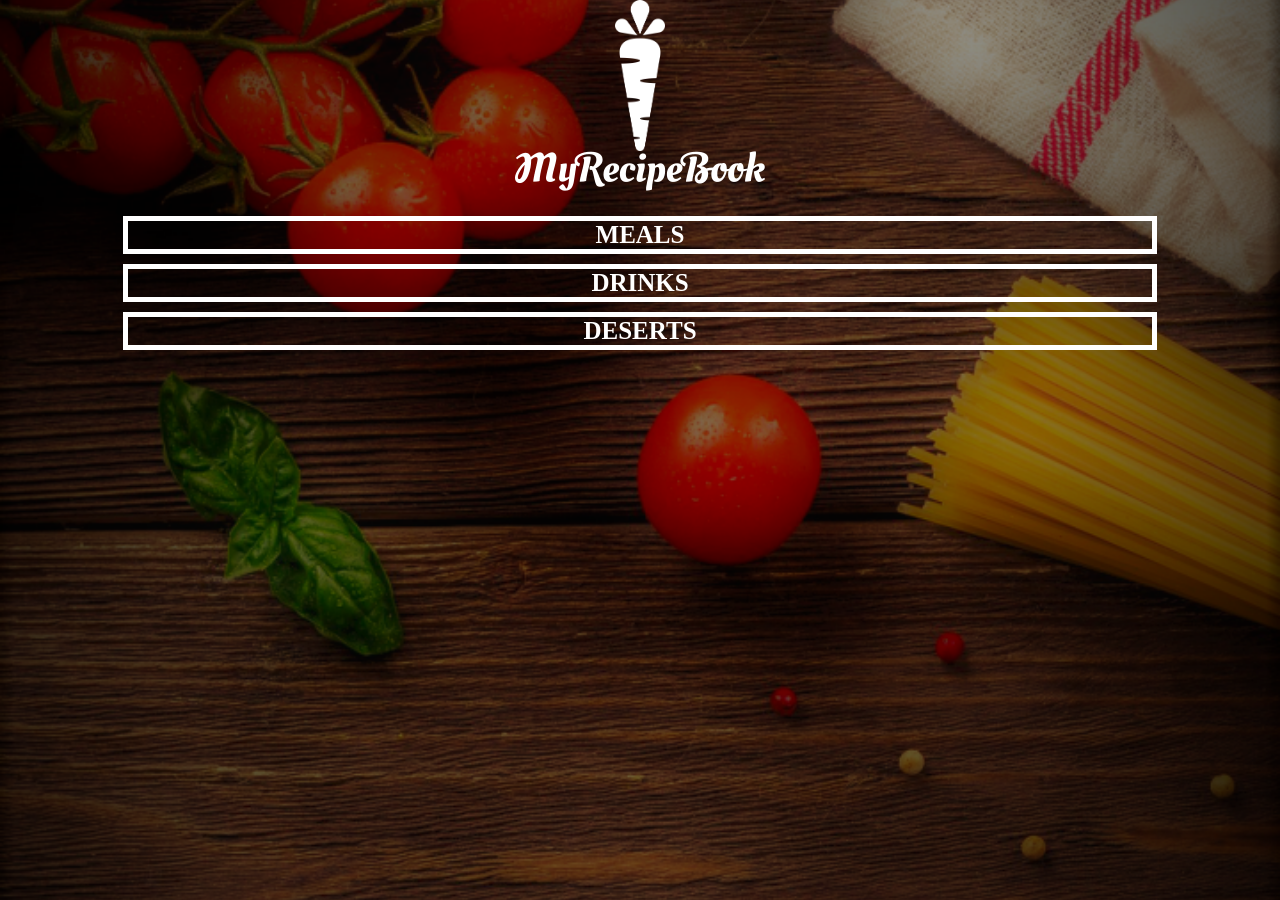
<file: index.html>
<!DOCTYPE html>
<html lang="en">
<head>
    <meta charset="UTF-8">
    <meta name="viewport" content="width=device-width, initial-scale=1.0">
    
    <title>My Recipe Book</title>
    <link rel="stylesheet" href="style.css">
    
</head>
<body class="body-home">
    <div id="home">
        <img src="images/logo-img.png" id="home-logo-img">
        <img src="images/logo-text.png" id="home-logo-text">
        <div class="home-menu">
          
                <a href="meals.html" class="home-menu-item">
                    meals
                </a>

                 <a href="drinks.html" class="home-menu-item">
                    drinks
                </a>

                <a href="deserts.html" class="home-menu-item">
                    deserts
                </a>
                   
                </a>


        </div>
         





    </div>
</body>
</html>
</file>
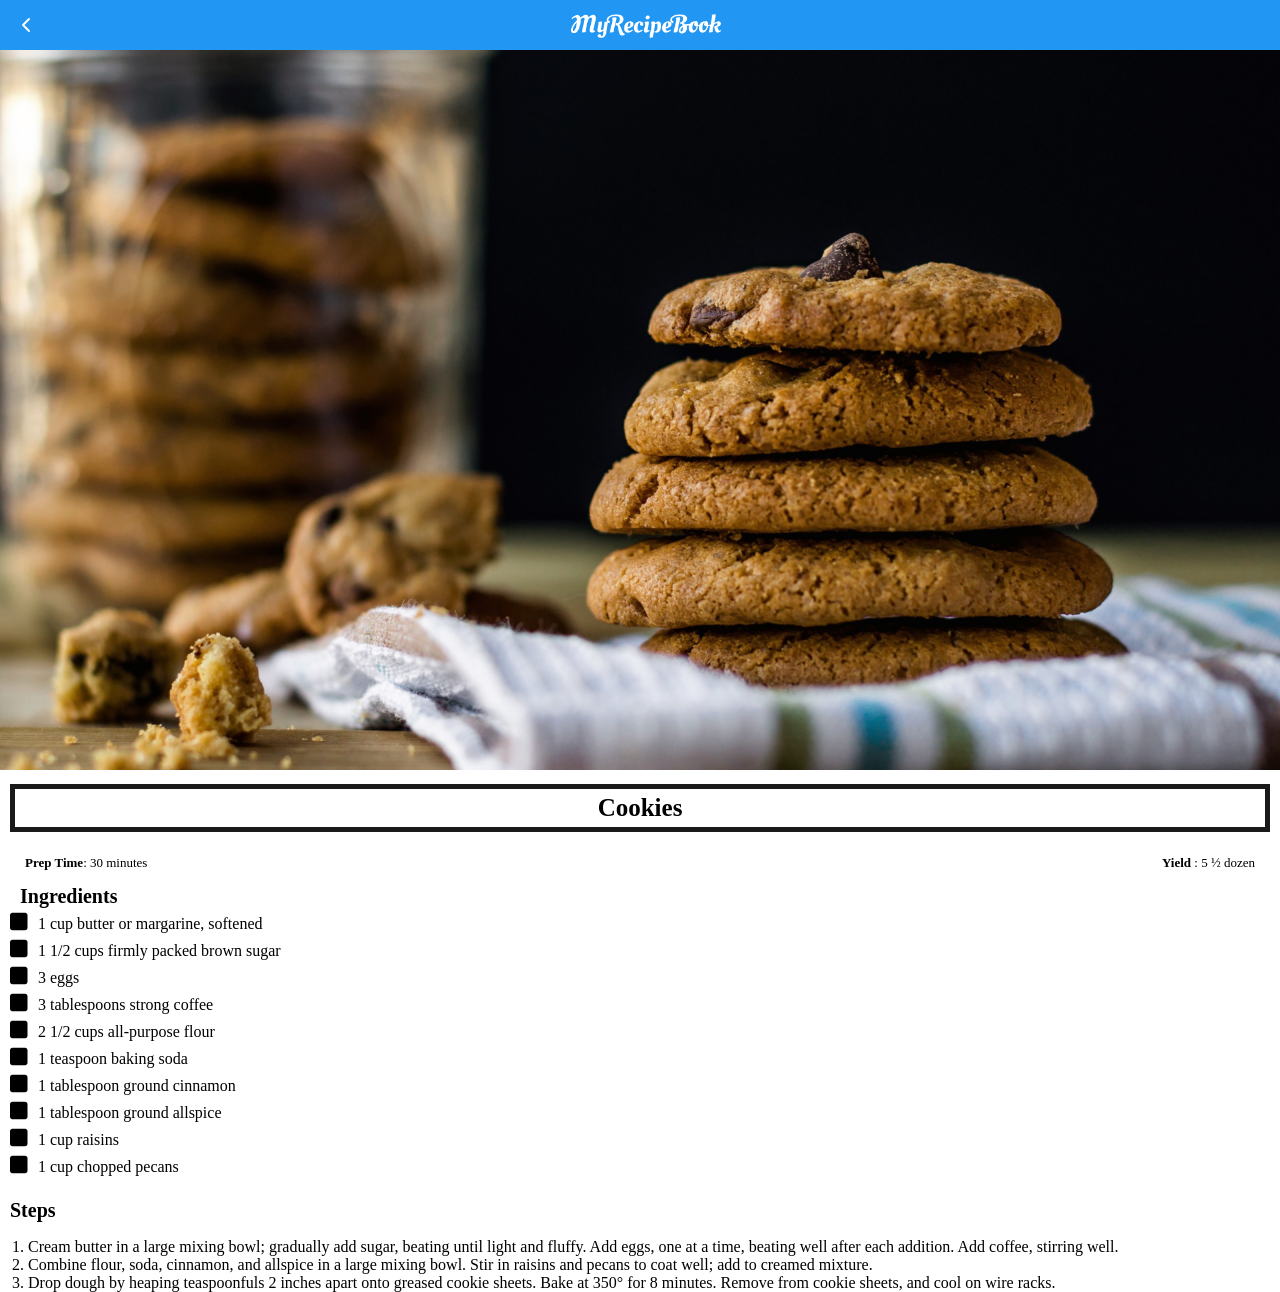
<file: cookies.html>
<!DOCTYPE html>
<html lang="en">
<head>
    <meta charset="UTF-8">
    <meta name="viewport" content="width=device-width, initial-scale=1.0">
    
    <title>My Recipe Book | Deserts | Cookies </title> 
    <!--  -->
    <link rel="stylesheet" href="style.css">
    <link rel="stylesheet" href="fontAwesome/css/all.css">
    
</head>
<body class="body-recipes">

    <div class="header">
        <a href="deserts.html">
            <i class="fa-solid fa-chevron-left"></i>
       </a>
             <img src="images/logo-text.png">
       
    </div>
            <div id="recipe">

                <div class="recipes-details">
                       <img src="images/cookies.png">
                       <h1>Cookies</h1>

                                <div class="recipe-detail-info">

                                            <p><b>Prep Time</b>: 30 minutes</p>
                                            <p style="float:right"><b>Yield</b> : 5 ½ dozen</p>
                                </div>

                                <div class="recipe-details-ingredients">
                                    <h2>Ingredients</h2>
                                    <input id="check-01" type="checkbox">
                                    <label for="check-01">1 cup butter or margarine, softened</label>
                                    <br>
                                    <input id="check-02" type="checkbox">
                                    <label for="check-02">1 1/2 cups firmly packed brown sugar</label>
                                    <br>
                                    <input id="check-03" type="checkbox">
                                    <label for="check-03">3 eggs</label>
                                    <br>
                                    <input id="check-04" type="checkbox">
                                    <label for="check-04">3 tablespoons strong coffee</label>
                                    <br>
                                    <input id="check-05" type="checkbox">
                                    <label for="check-05">2 1/2 cups all-purpose flour</label>
                                    <br>
                                    <input id="check-06" type="checkbox">
                                    <label for="check-06">1 teaspoon baking soda</label>
                                    <br>
                                    <input id="check-07" type="checkbox">
                                    <label for="check-07">1 tablespoon ground cinnamon</label>
                                    <br>
                                    <input id="check-08" type="checkbox">
                                    <label for="check-08">1 tablespoon ground allspice</label>
                                    <br>
                                    <input id="check-09" type="checkbox">
                                    <label for="check-09">1 cup raisins</label>
                                    <br>
                                    <input id="check-10" type="checkbox">
                                    <label for="check-10">1 cup chopped pecans</label>
                                </div>

                                <div class="recipe-details-steps">
                                    <h2>Steps</h2>
                                   <ol> 
                                            <li>Cream butter in a large mixing bowl; gradually add sugar, beating until light and fluffy. Add eggs, one at a time, beating well after each addition. Add coffee, stirring well.</li>
                                            <li>Combine flour, soda, cinnamon, and allspice in a large mixing bowl. Stir in raisins and pecans to coat well; add to creamed mixture.</li>
                                            <li>Drop dough by heaping teaspoonfuls 2 inches apart onto greased cookie sheets. Bake at 350° for 8 minutes. Remove from cookie sheets, and cool on wire racks.</li>
                                   </ol>




                                </div>
                              

                                
                    

               
                </div>
 
              </div>               

            </div>      

           
            
    
</body>
</html>
</file>
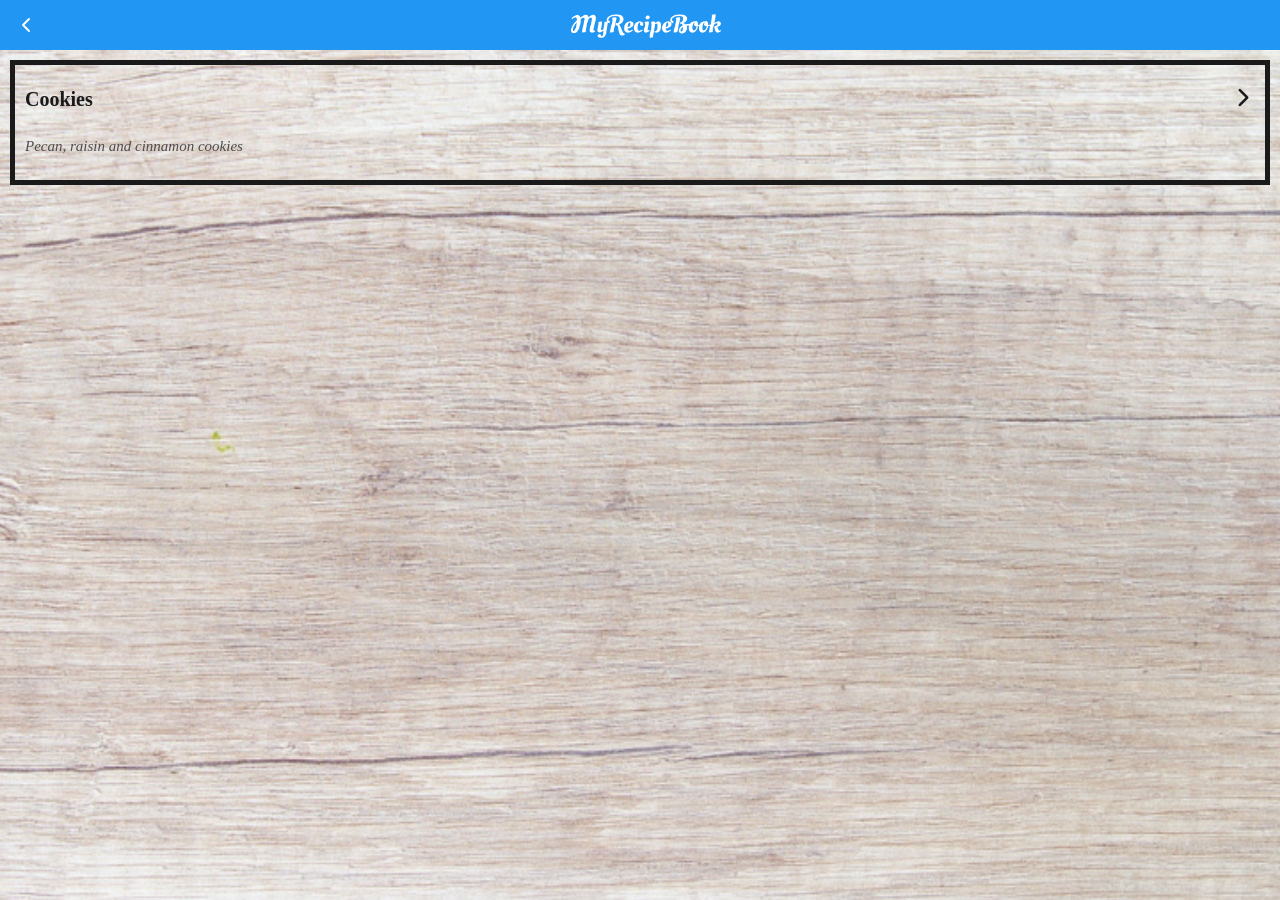
<file: deserts.html>
<!DOCTYPE html>
<html lang="en">
<head>
    <meta charset="UTF-8">
    <meta name="viewport" content="width=device-width, initial-scale=1.0">
    
    <title>My Recipe Book | Deserts</title>
    <link rel="stylesheet" href="style.css">
    <link rel="stylesheet" href="fontAwesome/css/all.css">
    
</head>
<body class="body-meals">

    <div class="header">
        <a href="index.html">
            <i class="fa-solid fa-chevron-left"></i>
       </a>
       <img src="images/logo-text.png">
    
    
    </div>


    </div>

              <div id="meals">

                <div class="meals-list">
                    <!-- Creating a list of meals items -->
                    <a href="cookies.html">

                        <div class="meals-list-item">

                            <h1>Cookies<i class="fa-solid fa-chevron-right"></i></h1>
                            <p>Pecan, raisin and cinnamon cookies</p>
                        </div>
                    </a>
               
                </div>

              </div>      

           
            
    
</body>
</html>
</file>
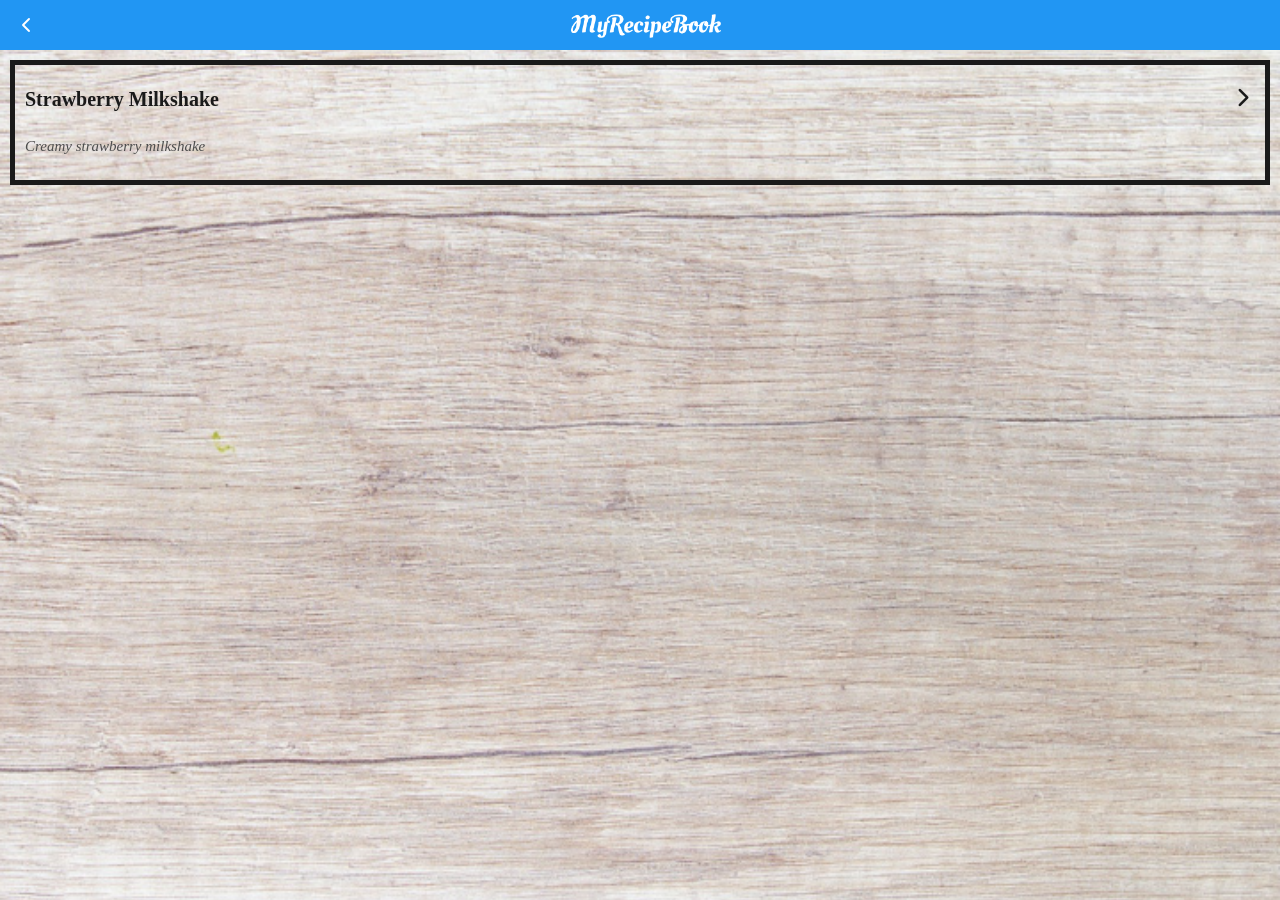
<file: drinks.html>
<!DOCTYPE html>
<html lang="en">
<head>
    <meta charset="UTF-8">
    <meta name="viewport" content="width=device-width, initial-scale=1.0">
    
    <title>My Recipe Book | Drinks</title>
    <link rel="stylesheet" href="style.css">
    <link rel="stylesheet" href="fontAwesome/css/all.css">
    
</head>
<body class="body-meals">

    <div class="header">
        <a href="index.html">
            <i class="fa-solid fa-chevron-left"></i>
       </a>
       <img src="images/logo-text.png">
    
    
    </div>


    </div>

              <div id="meals">

                <div class="meals-list">
                    <!-- Creating a list of meals items -->
                    <a href="strawberrymilkshake.html">

                        <div class="meals-list-item">

                            <h1>Strawberry Milkshake<i class="fa-solid fa-chevron-right"></i></h1>
                            <p>Creamy strawberry milkshake</p>
                        </div>
                    </a>
               
                </div>

              </div>      

           
            
    
</body>
</html>
</file>
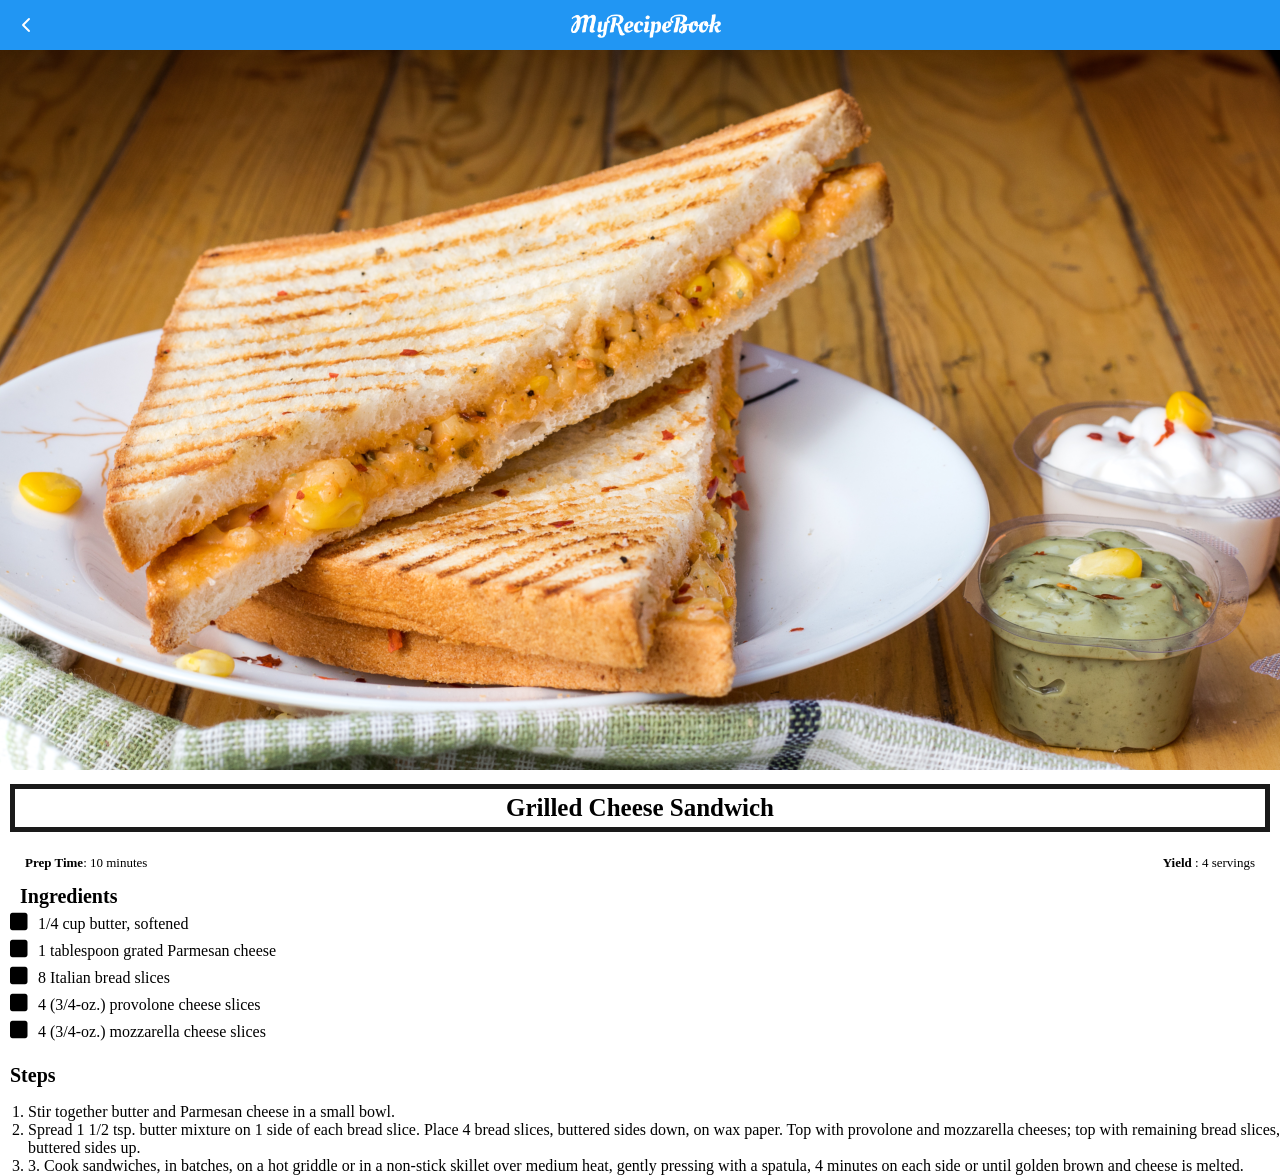
<file: grilledcheesesandwich.html>
<!DOCTYPE html>
<html lang="en">
<head>
    <meta charset="UTF-8">
    <meta name="viewport" content="width=device-width, initial-scale=1.0">
    
    <title>My Recipe Book | Meals | Grilled Cheese </title> 
    <!--  -->
    <link rel="stylesheet" href="style.css">
    <link rel="stylesheet" href="fontAwesome/css/all.css">
    
</head>
<body class="body-recipes">

    <div class="header">
        <a href="meals.html">
            <i class="fa-solid fa-chevron-left"></i>
       </a>
             <img src="images/logo-text.png">
       
    </div>
            <div id="recipe">

                <div class="recipes-details">
                       <img src="images/grilledCheese.png">
                       <h1>Grilled Cheese Sandwich</h1>

                                <div class="recipe-detail-info">

                                            <p><b>Prep Time</b>: 10 minutes</p>
                                            <p style="float:right"><b>Yield</b> : 4 servings</p>
                                </div>

                                <div class="recipe-details-ingredients">
                                    <h2>Ingredients</h2>
                                    <input id="check-01" type="checkbox">
                                    <label for="check-01">1/4 cup butter, softened</label>
                                    <br>
                                    <input id="check-02" type="checkbox">
                                    <label for="check-02">1 tablespoon grated Parmesan cheese</label>
                                    <br>
                                    <input id="check-03" type="checkbox">
                                    <label for="check-03">8 Italian bread slices</label>
                                    <br>
                                    <input id="check-04" type="checkbox">
                                    <label for="check-04">4 (3/4-oz.) provolone cheese slices</label>
                                    <br>
                                    <input id="check-05" type="checkbox">
                                    <label for="check-05">4 (3/4-oz.) mozzarella cheese slices</label>
                                </div>

                                <div class="recipe-details-steps">
                                    <h2>Steps</h2>
                                   <ol> 
                                            <li>Stir together butter and Parmesan cheese in a small bowl.</li>
                                            <li>Spread 1 1/2 tsp. butter mixture on 1 side of each bread slice. Place 4 bread slices, buttered sides down, on wax paper. Top with provolone and mozzarella cheeses; top with remaining bread slices, buttered sides up.               </li>
                                            <li> 3.	Cook sandwiches, in batches, on a hot griddle or in a non-stick skillet over medium heat, gently pressing with a spatula, 4 minutes on each side or until golden brown and cheese is melted.                  </li>
                                         







                                   </ol>




                                </div>
                              

                                
                    

               
                </div>
 
              </div>               

            </div>      

           
            
    
</body>
</html>
</file>
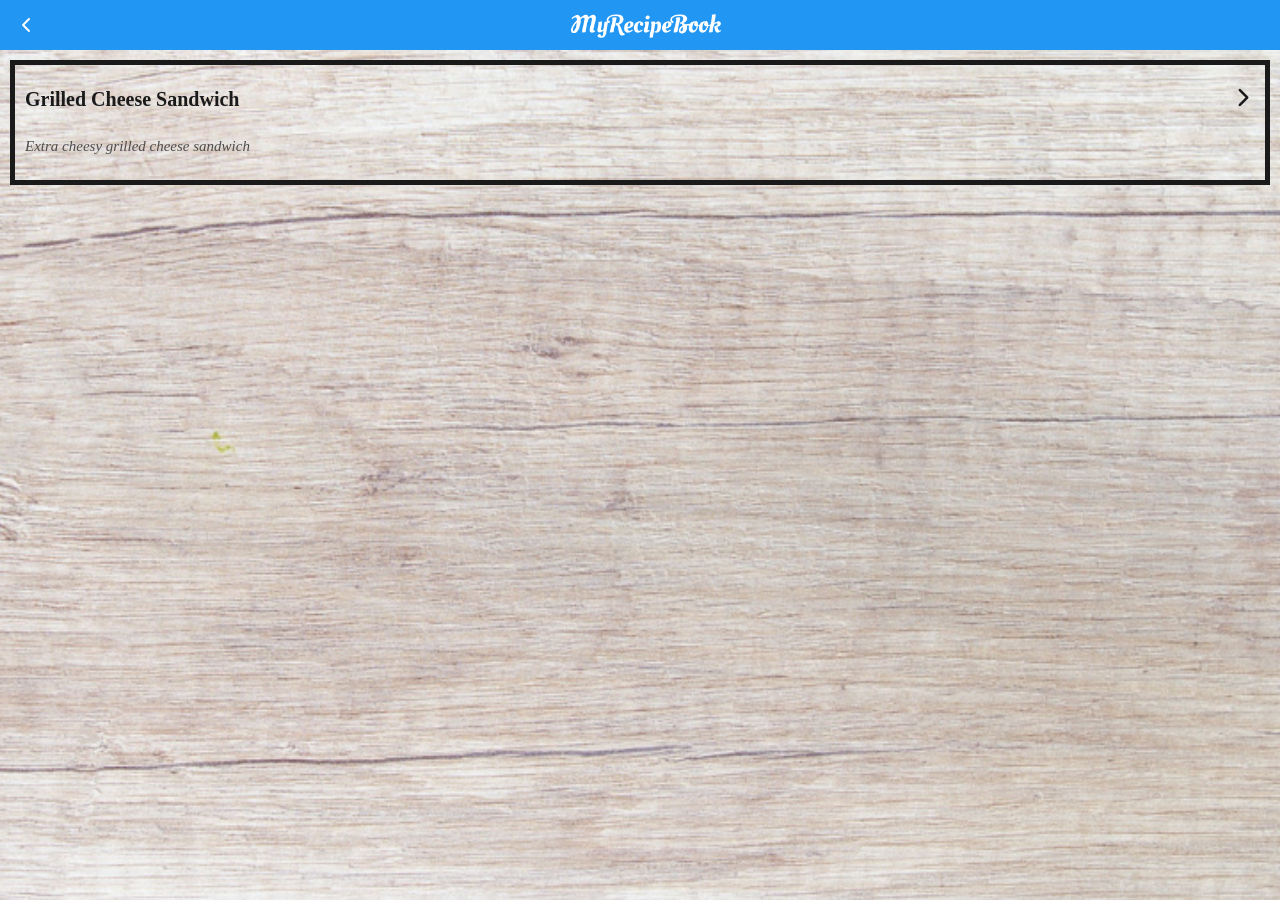
<file: meals.html>
<!DOCTYPE html>
<html lang="en">
<head>
    <meta charset="UTF-8">
    <meta name="viewport" content="width=device-width, initial-scale=1.0">
    
    <title>My Recipe Book | Meals</title>
    <link rel="stylesheet" href="style.css">
    <link rel="stylesheet" href="fontAwesome/css/all.css">
    
</head>
<body class="body-meals">

    <div class="header">
        <a href="index.html">
            <i class="fa-solid fa-chevron-left"></i>
       </a>
       <img src="images/logo-text.png">
    
    
    </div>


    </div>

              <div id="meals">

                <div class="meals-list">
                    <!-- Creating a list of meals items -->
                    <a href="grilledcheesesandwich.html">

                        <div class="meals-list-item">

                            <h1>Grilled Cheese Sandwich<i class="fa-solid fa-chevron-right"></i></h1>
                            <p>Extra cheesy grilled cheese sandwich</p>
                        </div>
                    </a>
               
                </div>

              </div>      

           
            
    
</body>
</html>
</file>
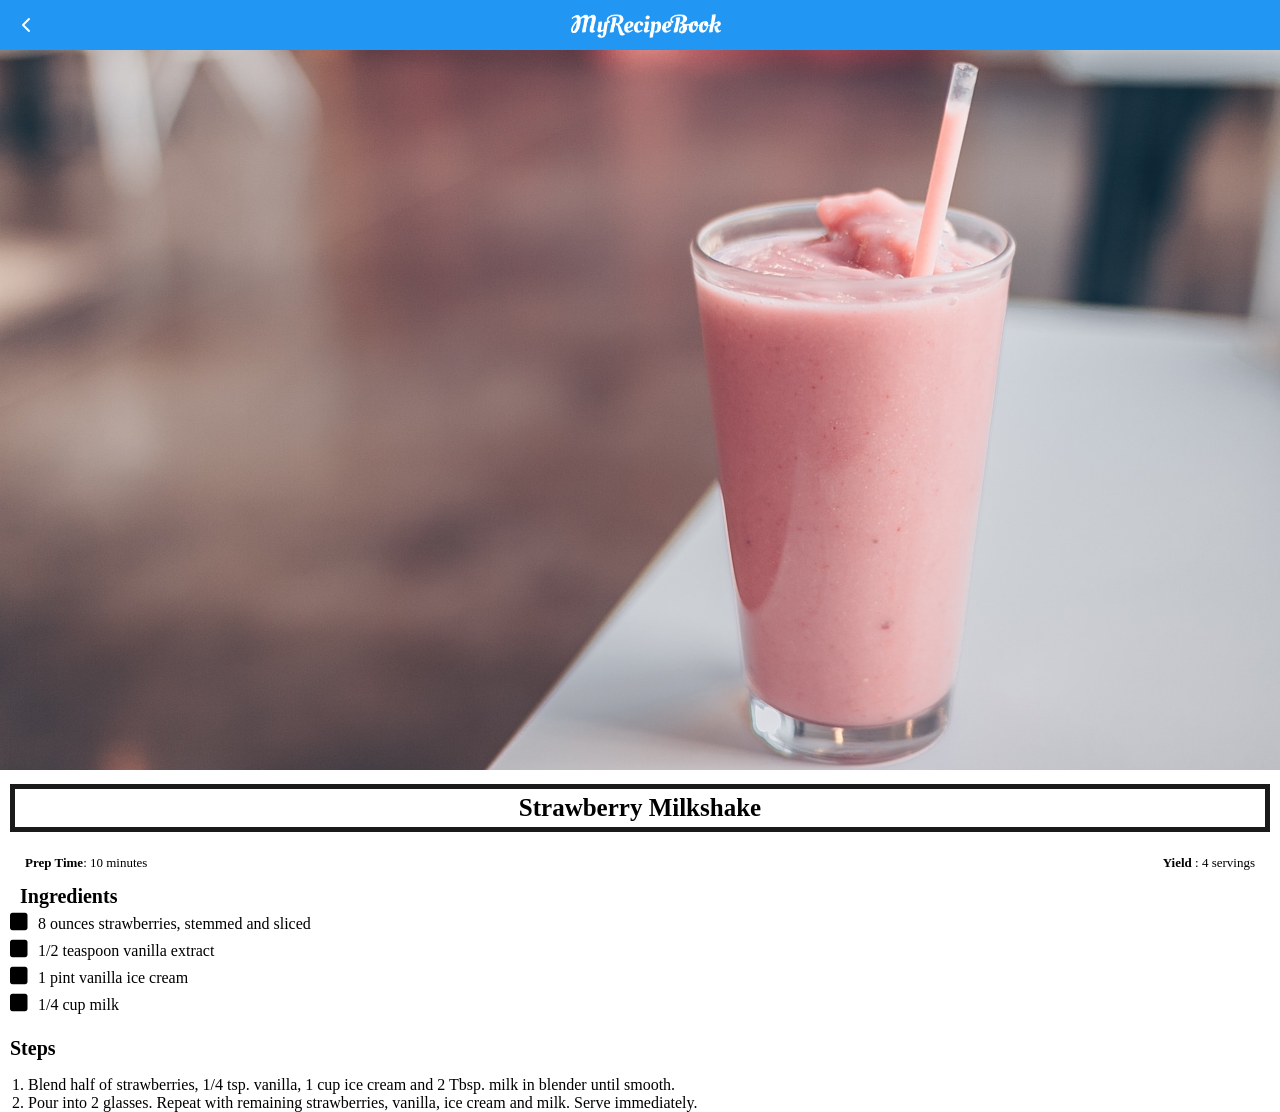
<file: strawberrymilkshake.html>
<!DOCTYPE html>
<html lang="en">
<head>
    <meta charset="UTF-8">
    <meta name="viewport" content="width=device-width, initial-scale=1.0">
    
    <title>My Recipe Book | Drinks | Strawberry Milkshake </title> 
    <!--  -->
    <link rel="stylesheet" href="style.css">
    <link rel="stylesheet" href="fontAwesome/css/all.css">
    
</head>
<body class="body-recipes">

    <div class="header">
        <a href="drinks.html">
            <i class="fa-solid fa-chevron-left"></i>
       </a>
             <img src="images/logo-text.png">
       
    </div>
            <div id="recipe">

                <div class="recipes-details">
                       <img src="images/strawberryMilkshake.png">
                       <h1>Strawberry Milkshake</h1>

                                <div class="recipe-detail-info">

                                            <p><b>Prep Time</b>: 10 minutes</p>
                                            <p style="float:right"><b>Yield</b> : 4 servings</p>
                                </div>

                                <div class="recipe-details-ingredients">
                                    <h2>Ingredients</h2>
                                    <input id="check-01" type="checkbox">
                                    <label for="check-01">8 ounces strawberries, stemmed and sliced</label>
                                    <br>
                                    <input id="check-02" type="checkbox">
                                    <label for="check-02">1/2 teaspoon vanilla extract</label>
                                    <br>
                                    <input id="check-03" type="checkbox">
                                    <label for="check-03">1 pint vanilla ice cream</label>
                                    <br>
                                    <input id="check-04" type="checkbox">
                                    <label for="check-04">1/4 cup milk</label>
                                </div>

                                <div class="recipe-details-steps">
                                    <h2>Steps</h2>
                                   <ol> 
                                            <li>Blend half of strawberries, 1/4 tsp. vanilla, 1 cup ice cream and 2 Tbsp. milk in blender until smooth.</li>
                                            <li>Pour into 2 glasses. Repeat with remaining strawberries, vanilla, ice cream and milk. Serve immediately.</li>
                                   </ol>




                                </div>
                              

                                
                    

               
                </div>
 
              </div>               

            </div>      

           
            
    
</body>
</html>
</file>
<file: style.css>
html{
      height: 100%;
}

body{
  font-family: sana-serif;
  
  margin: 0;
  padding: 0;

  height: 100%;

}
.body-home{
  background-image:url(/images/background-01-port.png);
  background-position: center;
  background-attachment: fixed;
  background-repeat: no-repeat;
  background-size: cover;

 } 

 .body-meals{
  background-image:url(/images/background-02-port.png);
  background-position: center;
  background-attachment: fixed;
  background-repeat: no-repeat;
  background-size: cover;

 } 
 /* ==========CUSTOM CHECKBOXS========= */

input[type=checkbox] {
  display: none;
}

input[type=checkbox] + label:before {
  font-family: FontAwesome;
  display: inline-block;
  content: "\f0c8";
  letter-spacing: 10px;
  font-size: 20px;
}

input[type=checkbox]:checked + label:before {
  content: "\f14a";
 
  
}



 /* ==========HEADER========= */
.header{
  background-color:#2196f3;
  width: 100%;
  height: 50px;
  top:0;
  position: fixed;
  overflow: hidden;
  text-align: center;
 
}
.header i{
  float:left;
  padding: 17px 0px 0px 17px;
  color: #ffffff;

}
.header img{
  width: 150px;
  padding-top: 14px;
  padding-right: 25px;
}

/* ==========home page========== */
#home-logo-img{
  width: 50px;
  display: block;
  margin: auto;
  padding-top: 25px 10px 10px 10px;
}


#home-logo-text{
  width:auto;
  display: block;
  margin: auto;
  margin-bottom: 25px;
}



/*===== homepage menue =====*/

.home-menu-item {
  text-decoration: none;
  text-transform: uppercase;

  color: #ffffff;
  font-size: 25px;
  font-weight: bold;
  text-align: center;
  border: 5px solid #ffffff;

  display: block;
  margin :auto;
  margin-bottom: 10px;
  Width: 80%;

}
/* ==========MEALS PAGE========== */

#meals{
  Padding-top: 50px;

}

/* ==========MEALS PAGE MENU========== */
.meals-list a{
  text-decoration: none;
}

.meals-list-item{
    border: 5px solid #1a1a1a;
    margin: 10px;
}
.meals-list-item h1{
    font-weight: bold;
    font-size: 20px;
    color: #1a1a1a;
    padding: 10px;
}

.meals-list-item i{  
  float: right;
  color: #1a1a1a;
  
   
    
}

.meals-list-item p{
  font-size: 15px;
  font-style: italic;
  color: #4d4d4d;
  padding: 10px;
  margin-top: -7px;
  padding-left: 10px;
}

  /* ==========RECIPE PAGE========== */
#recipe{
  Padding-top: 50px;

}
/* ==========RECIPE DETAILS========== */

.recipes-details img{
  width:100%;

}

.recipes-details h1{
  font-size: 25px;
  text-align: center;
  border: 5px solid #1a1a1a;
  margin: 10px;
  padding : 5px;
}

.recipes-details h2{
  font-size: 20px;
  text-align: left;
  margin: 0px;
  margin-left: 10px;
 }

.recipe-detail-info{
  margin-left: 25px;
  margin-right: 25px;

}
.recipe-detail-info p{
  font-size: 13px;
  display: inline-block;
 }

.recipe-details-ingredients{
  line-height: 25px;
  margin-left: 10px;
  
}

.recipe-details-steps{
  padding-top: 20px;


}


.recipe-details-steps ol{
    padding-left: 28px;



}




/*  */

/*  */
</file>
